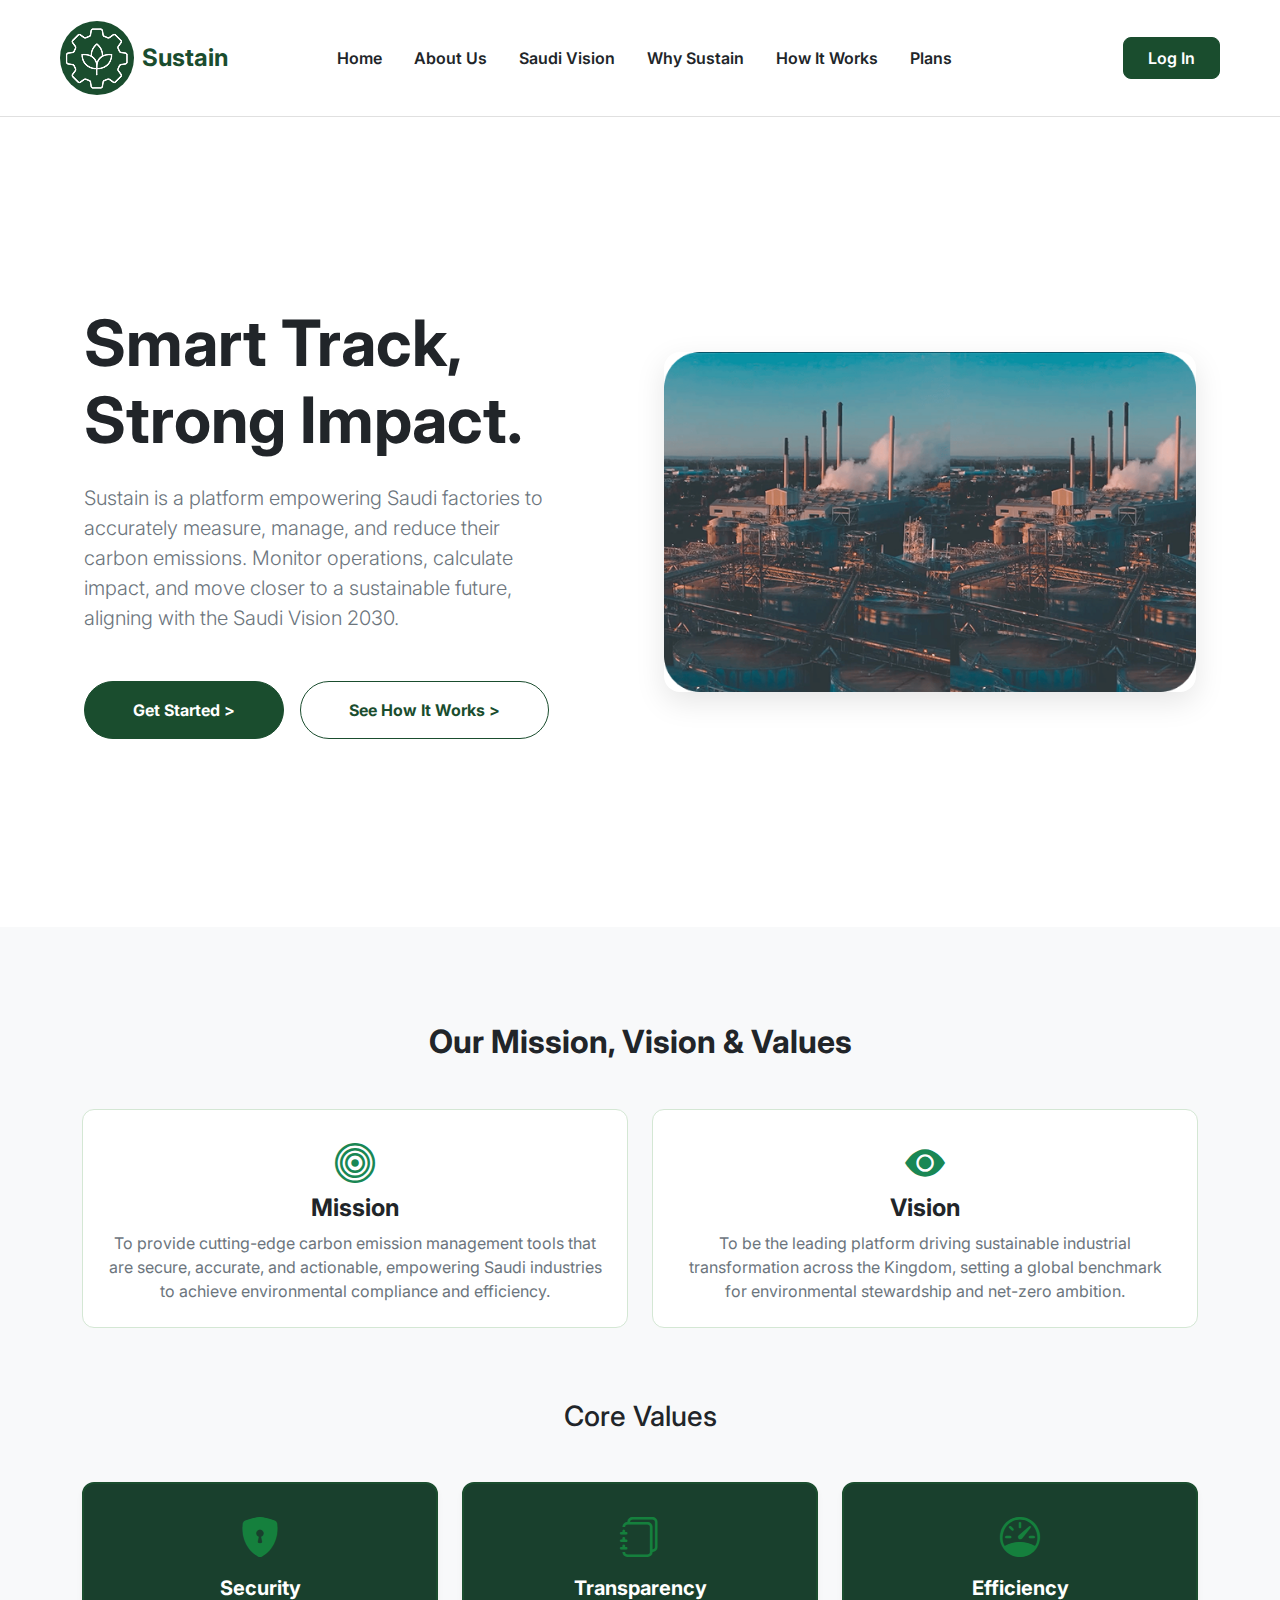
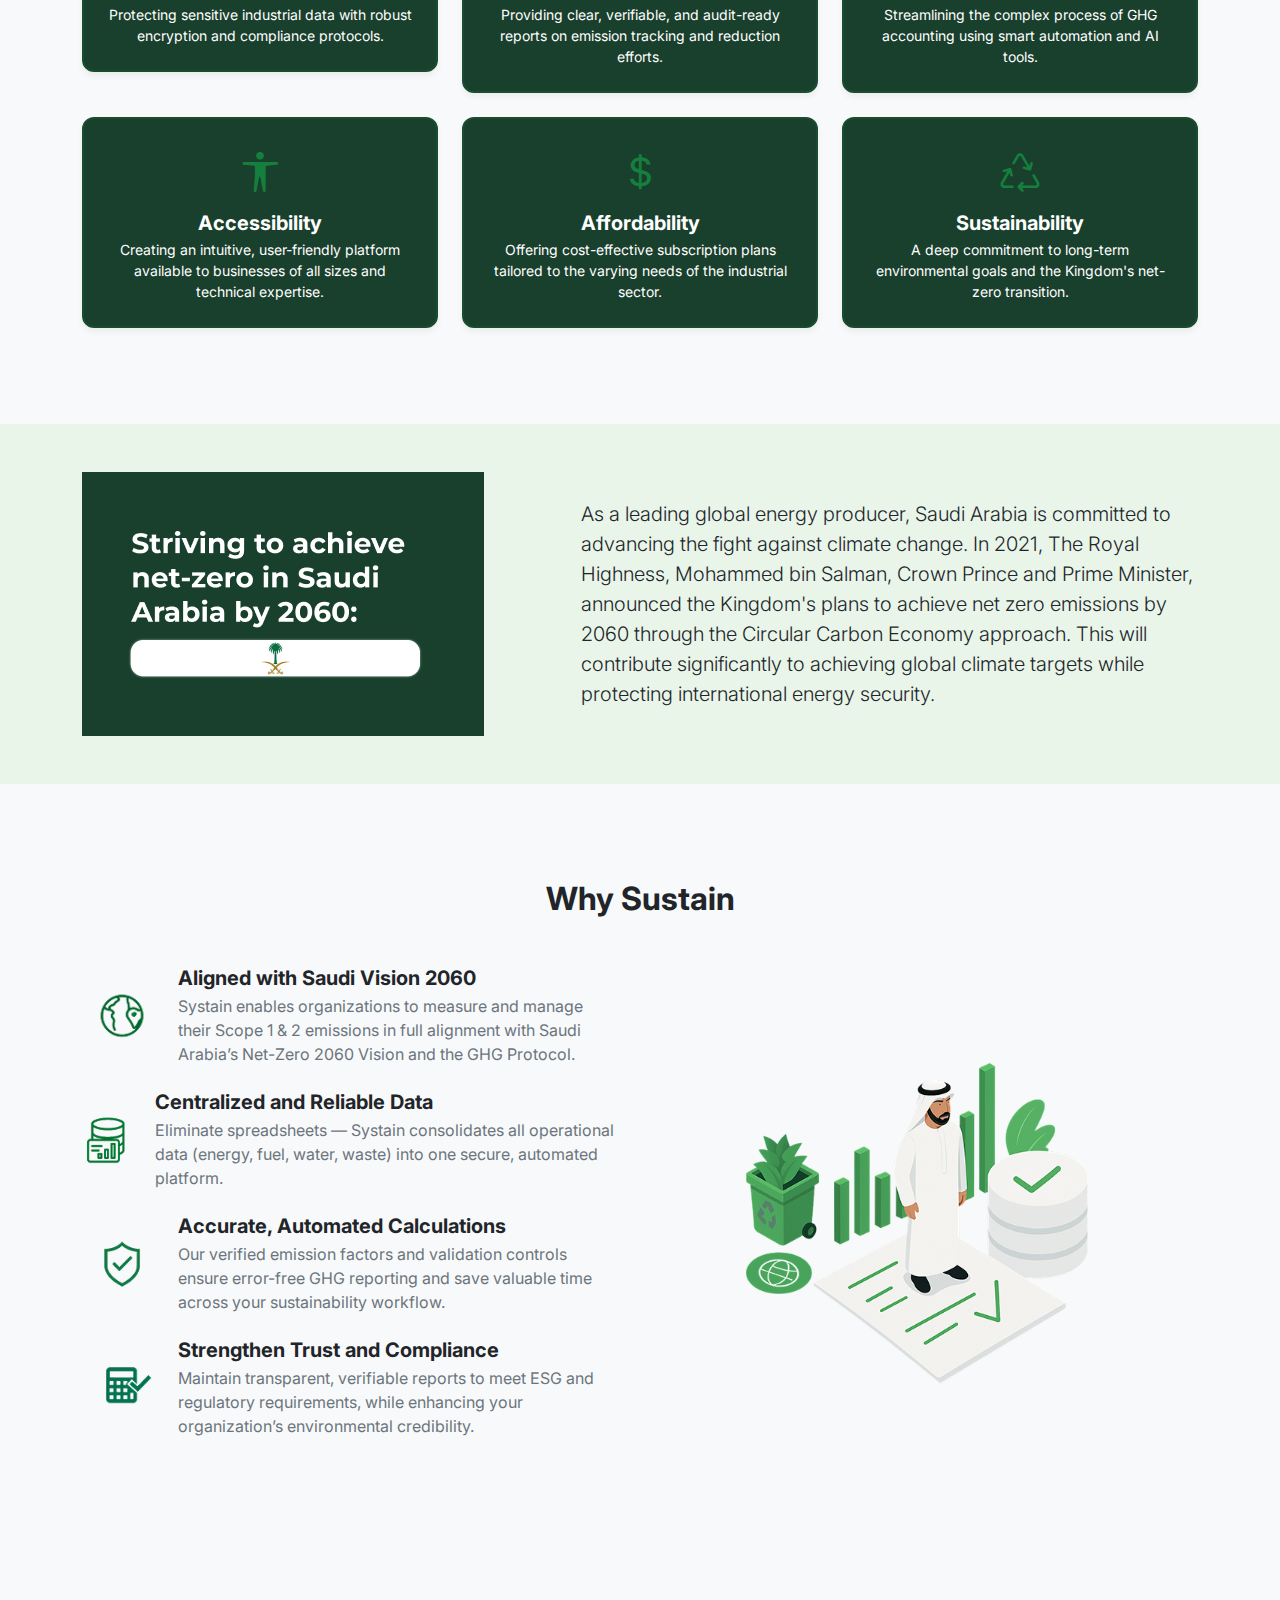
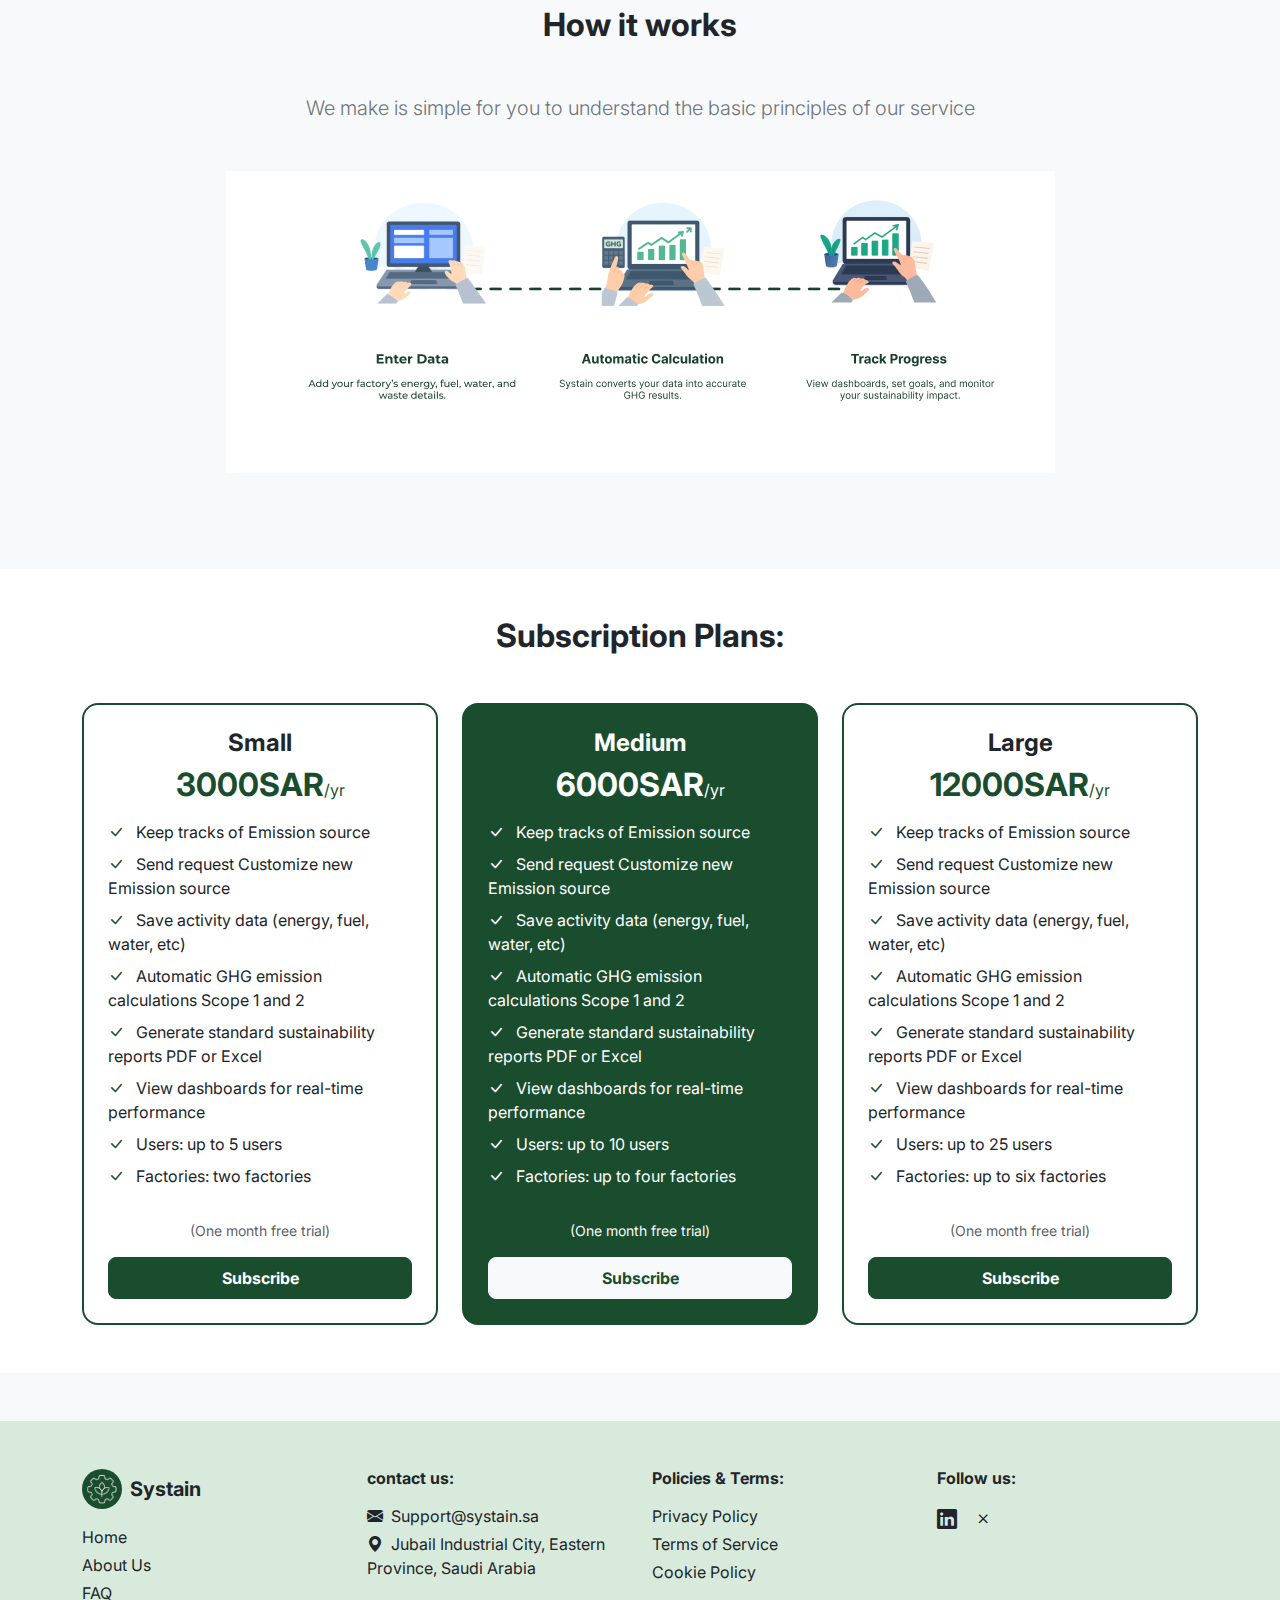
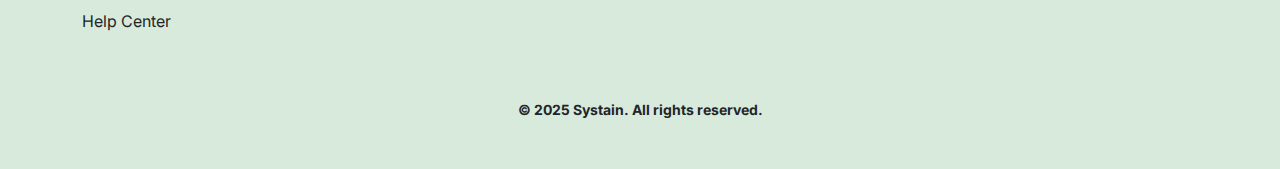
<file: INTERFACES/index.html>
<!DOCTYPE html>
<html lang="en">
<head>
    <meta charset="UTF-8">
    <meta name="viewport" content="width=device-width, initial-scale=1.0">
    <title>Sustain - Smart Track, Strong Impact</title>
    <!-- Bootstrap CSS -->
    <link href="https://cdn.jsdelivr.net/npm/bootstrap@5.3.0/dist/css/bootstrap.min.css" rel="stylesheet">
    <link href="https://fonts.googleapis.com/css2?family=Inter:wght@400;600;700;800&display=swap" rel="stylesheet">
    <!-- Bootstrap Icons for Checkmarks and other icons -->
    <link rel="stylesheet" href="https://cdn.jsdelivr.net/npm/bootstrap-icons@1.11.3/font/bootstrap-icons.min.css">
    <style>
        :root {
            --dark-green: #1a4d2e;
            --light-green: #e9f5e9; /* Used for subtle section background */
            --light-bg: #f8f9fa;
        }

        body {
            font-family: 'Inter', sans-serif;
            background-color: var(--light-bg);
        }

        /* Custom Dark Green Button Style */
        .btn-dark-green {
            background-color: var(--dark-green);
            color: white;
            border-color: var(--dark-green);
            transition: background-color 0.3s, transform 0.2s;
        }

        .btn-dark-green:hover {
            background-color: #2e7d32;
            border-color: #2e7d32;
            color: white;
            transform: translateY(-1px);
        }

        /* Custom Outline Button Style */
        .btn-outline-dark-green {
            color: var(--dark-green);
            border-color: var(--dark-green);
            background-color: transparent;
            transition: all 0.3s;
        }

        .btn-outline-dark-green:hover {
            background-color: var(--dark-green);
            color: white;
            border-color: var(--dark-green);
        }

        /* Navbar Customization */
        .navbar {
            border-bottom: 1px solid #e0e0e0;
        }

        .nav-link {
            color: #212529 !important; /* Ensure nav links are dark */
            font-weight: 600;
        }

        .nav-link:hover {
            color: var(--dark-green) !important;
        }

        /* Hero Section Styling */
        .hero-section {
            min-height: 90vh;
            background-color: #ffffff; /* White background for hero area */
        }

        .image-container img {
            object-fit: cover;
            width: 100%;
            height: auto;
            max-height: 500px;
            box-shadow: 0 10px 30px rgba(0, 0, 0, 0.1);
        }

        /* Mission/Vision/Value Cards */
        .value-card {
            background-color: #19402D;
            border: 2px solid var(--dark-green);
            border-radius: 0.75rem;
            padding: 1.5rem;
            box-shadow: 0 4px 6px rgba(0, 0, 0, 0.05);
            min-height: 100px;
            color: white;
        }

        .mission-card {
            background-color: white;
            border: 1px solid #d4e7d4;
            border-radius: 0.75rem;
            padding: 1.5rem;
        }

        /* Green Callout Section */
        .bg-dark-green-callout {
            background-color: var(--dark-green);
            color: white;
            border-radius: 0.75rem;
            padding: 3rem;
        }

        /* Pricing Card */
        .price-card {
            border: 2px solid var(--dark-green);
            border-radius: 1rem;
            transition: transform 0.3s;
        }

        .price-card:hover {
            transform: translateY(-5px);
            box-shadow: 0 10px 20px rgba(26, 77, 46, 0.2);
        }

        /* Responsive Adjustments */
        @media (max-width: 992px) {
            .hero-section .row {
                flex-direction: column-reverse; /* Put image above text on mobile/tablet */
            }

            .image-container {
                margin-bottom: 3rem;
            }

            .display-3 {
                font-size: 2.5rem;
            }
        }

        .logoC {

            background: #1a4d2e;
            border-radius: 100px !important;
            padding: 5px;
        }
        .iColor {
            color: #15803D !important;
        }
    </style>
</head>
<body>

<!-- Navigation Bar -->
<nav class="navbar navbar-expand-lg bg-white sticky-top py-3">
    <div class="container-fluid mx-lg-5 mx-3">
        <a class="navbar-brand d-flex align-items-center" href="#">
            <!-- Placeholder for logo.png (40x40, white background, green text 'S') -->
            <img src="logo.png" alt="Sustain Logo" class="me-2 logoC rounded-2">
            <span class="fw-bold fs-4 text-dark" style="color: var(--dark-green) !important;">Sustain</span>
        </a>
        <button class="navbar-toggler" type="button" data-bs-toggle="collapse" data-bs-target="#navbarNav"
                aria-controls="navbarNav" aria-expanded="false" aria-label="Toggle navigation">
            <span class="navbar-toggler-icon"></span>
        </button>
        <div class="collapse navbar-collapse justify-content-center" id="navbarNav">
            <ul class="navbar-nav mx-auto">
                <li class="nav-item">
                    <a class="nav-link mx-2 active" aria-current="page" href="#">Home</a>
                </li>
                <li class="nav-item">
                    <a class="nav-link mx-2" href="#">About Us</a>
                </li>
                <li class="nav-item">
                    <a class="nav-link mx-2" href="#">Saudi Vision</a>
                </li>
                <li class="nav-item">
                    <a class="nav-link mx-2" href="#">Why Sustain</a>
                </li>
                <li class="nav-item">
                    <a class="nav-link mx-2" href="#">How It Works</a>
                </li>
                <li class="nav-item">
                    <a class="nav-link mx-2" href="#">Plans</a>
                </li>
            </ul>
            <button class="btn btn-dark-green px-4 py-2 rounded-3 fw-semibold ms-lg-auto">Log In</button>
        </div>
    </div>
</nav>

<!-- Hero Section -->
<div class="container-fluid hero-section d-flex align-items-center py-5">
    <div class="row w-100 mx-lg-5 mx-3 g-5">
        <!-- Text Content Column -->
        <div class="col-lg-6 d-flex flex-column justify-content-center">
            <h1 class="display-3 fw-bolder mb-4 text-dark">Smart Track, Strong Impact.</h1>
            <p class="lead mb-5 text-secondary pe-lg-5">
                Sustain is a platform empowering Saudi factories to accurately measure, manage, and reduce their carbon
                emissions. Monitor operations, calculate impact, and move closer to a sustainable future, aligning with
                the Saudi Vision 2030.
            </p>
            <div class="d-flex flex-column flex-sm-row gap-3">
                <button class="btn btn-dark-green px-5 py-3 rounded-pill fw-bold">Get Started ></button>
                <button class="btn btn-outline-dark-green px-5 py-3 rounded-pill fw-bold">See How It Works ></button>
            </div>
        </div>
        <!-- Image Column -->
        <div class="col-lg-6 d-flex justify-content-center align-items-center">
            <div class="image-container w-100">
                <!-- Placeholder for herp.png (600x400, dark green background, white text) -->
                <img src="hero.png" alt="Industrial Complex" class="img-fluid rounded-4">
            </div>
        </div>
    </div>
</div>

<!-- MISSION, VISION, & VALUES SECTION -->
<section class="container-fluid py-5 my-5">
    <div class="container">
        <h2 class="text-center fw-bold mb-5">Our Mission, Vision & Values</h2>

        <!-- Mission & Vision Cards -->
        <div class="row g-4 mb-5">
            <div class="col-md-6">
                <div class="mission-card p-4 text-center">
                    <i class="bi bi-bullseye fs-1 text-success mb-3"></i>
                    <h4 class="fw-bold text-dark mb-2">Mission</h4>
                    <p class="text-secondary mb-0">To provide cutting-edge carbon emission management tools that are
                        secure, accurate, and actionable, empowering Saudi industries to achieve environmental
                        compliance and efficiency.</p>
                </div>
            </div>
            <div class="col-md-6">
                <div class="mission-card p-4 text-center">
                    <i class="bi bi-eye-fill fs-1 text-success mb-3"></i>
                    <h4 class="fw-bold text-dark mb-2">Vision</h4>
                    <p class="text-secondary mb-0">To be the leading platform driving sustainable industrial
                        transformation across the Kingdom, setting a global benchmark for environmental stewardship and
                        net-zero ambition.</p>
                </div>
            </div>
        </div>

        <!-- Core Values Grid -->
        <div class="row g-4">
            <div class="col-md-12">
                <h3 class="text-center mt-4 mb-4">Core Values</h3>
            </div>
            <!-- Core Value: Security -->
            <div class="col-lg-4 col-sm-6 text-center">
                <div class="value-card d-flex flex-column justify-content-center">
                    <i class="bi bi-shield-lock-fill iColor text-white fs-1 mb-2"></i>
                    <h5 class="fw-bold text-center mb-1 text-white">Security</h5>
                    <small class="text-white">Protecting sensitive industrial data with robust encryption and compliance
                        protocols.</small>
                </div>
            </div>

            <!-- Core Value: Transparency -->
            <div class="col-lg-4 col-sm-6 text-center">
                <div class="value-card d-flex flex-column justify-content-center">
                    <i class="bi bi-journals text-white iColor fs-1 mb-2"></i>
                    <h5 class="fw-bold text-center mb-1 text-white">Transparency</h5>
                    <small class="text-white">Providing clear, verifiable, and audit-ready reports on emission tracking
                        and reduction efforts.</small>
                </div>
            </div>

            <!-- Core Value: Efficiency -->
            <div class="col-lg-4 col-sm-6 text-center">
                <div class="value-card d-flex flex-column justify-content-center">
                    <i class="bi bi-speedometer text-white iColor fs-1 mb-2"></i>
                    <h5 class="fw-bold text-center mb-1 text-white">Efficiency</h5>
                    <small class="text-white">Streamlining the complex process of GHG accounting using smart automation
                        and AI tools.</small>
                </div>
            </div>

            <!-- Core Value: Accessibility -->
            <div class="col-lg-4 col-sm-6 text-center">
                <div class="value-card d-flex flex-column justify-content-center">
                    <i class="bi bi-universal-access iColor text-white fs-1 mb-2"></i>
                    <h5 class="fw-bold text-center mb-1 text-white">Accessibility</h5>
                    <small class="text-white">Creating an intuitive, user-friendly platform available to businesses of
                        all sizes and technical expertise.</small>
                </div>
            </div>

            <!-- Core Value: Affordability -->
            <div class="col-lg-4 col-sm-6 text-center">
                <div class="value-card d-flex flex-column justify-content-center">
                    <i class="bi bi-currency-dollar iColor text-white fs-1 mb-2"></i>
                    <h5 class="fw-bold text-center mb-1 text-white">Affordability</h5>
                    <small class="text-white">Offering cost-effective subscription plans tailored to the varying needs
                        of the industrial sector.</small>
                </div>
            </div>

            <!-- Core Value: Sustainability -->
            <div class="col-lg-4 col-sm-6 text-center">
                <div class="value-card d-flex flex-column justify-content-center">
                    <i class="bi bi-recycle text-white iColor fs-1 mb-2"></i>
                    <h5 class="fw-bold text-center mb-1 text-white">Sustainability</h5>
                    <small class="text-white">A deep commitment to long-term environmental goals and the Kingdom's
                        net-zero transition.</small>
                </div>
            </div>

        </div>
    </div>
</section>

<!-- SAUDI NET-ZERO CALLOUT -->
<section class="container-fluid py-5" style="background-color: var(--light-green);">
    <div class="container">
        <div class="row g-4 align-items-center">
            <div class="col-lg-5">
               <img src="about.png">
            </div>
            <div class="col-lg-7">
                <p class="lead text-dark mb-0 ps-lg-4">
                    As a leading global energy producer,
                    Saudi Arabia is committed to advancing the fight against climate change. In 2021, The Royal Highness, Mohammed bin Salman, Crown Prince and Prime Minister, announced the Kingdom's plans to achieve net  zero emissions by 2060 through the Circular Carbon Economy approach.

                    This will contribute significantly to achieving global climate targets while  protecting international energy security.
                </p>
            </div>
        </div>
    </div>
</section>

<!-- WHY SUSTAIN SECTION -->
<section class="container-fluid py-5 my-5">
    <div class="container">
        <h2 class="text-center fw-bold mb-5">Why Sustain</h2>
        <div class="row g-5 align-items-center">
            <div class="col-lg-6">
                <ul class="list-unstyled">
                    <li class="d-flex align-items-center mb-4">
                        <img src="i1 (1).png" height="80" class="me-3 rounded">
                        <div>
                            <h5 class="fw-bold mb-1">Aligned with Saudi Vision 2060</h5>
                            <p class="text-secondary mb-0">
                                Systain enables organizations to measure and manage their Scope 1 & 2 emissions in full alignment with Saudi Arabia’s Net-Zero 2060 Vision and the GHG Protocol.
                            </p>
                        </div>
                    </li>

                    <li class="d-flex align-items-center mb-4">
                        <img src="i1 (2).png" height="80" class="me-3 rounded">
                        <div>
                            <h5 class="fw-bold mb-1">Centralized and Reliable Data</h5>
                            <p class="text-secondary mb-0">
                                Eliminate spreadsheets — Systain consolidates all operational data (energy, fuel, water, waste) into one secure, automated platform.
                            </p>
                        </div>
                    </li>

                    <li class="d-flex align-items-center mb-4">
                        <img src="i1 (3).png" height="80" class="me-3 rounded">
                        <div>
                            <h5 class="fw-bold mb-1">Accurate, Automated Calculations</h5>
                            <p class="text-secondary mb-0">
                                Our verified emission factors and validation controls ensure error-free GHG reporting and save valuable time across your sustainability workflow.
                            </p>
                        </div>
                    </li>

                    <li class="d-flex align-items-center mb-4">
                        <img src="i1 (4).png" height="80" class="me-3 rounded">
                        <div>
                            <h5 class="fw-bold mb-1">Strengthen Trust and Compliance</h5>
                            <p class="text-secondary mb-0">
                                Maintain transparent, verifiable reports to meet ESG and regulatory requirements, while enhancing your organization’s environmental credibility.
                            </p>
                        </div>
                    </li>

                </ul>

            </div>
            <div class="col-lg-6 d-flex justify-content-center">
                <!-- Placeholder for Why Sustain Illustration (A figure looking at data/charts) -->
                <img src="bg1.png"
                     alt="Data analysis illustration" class="img-fluid rounded-4">
            </div>
        </div>
    </div>
</section>

<!-- HOW IT WORKS SECTION -->
<section class="container-fluid py-5 my-5" style="background-color: var(--light-bg);">
    <div class="container">
        <h2 class="text-center fw-bold mb-5">How it works</h2>
        <p class="text-center text-secondary mb-5 lead">We make is simple for you to understand the basic principles of our service</p>

        <div class="row g-4 text-center">
          <div class="col-md-12">
              <img src="how.png">
          </div>
        </div>
    </div>
</section>

<!-- SUBSCRIPTION PLANS SECTION -->
<!-- SUBSCRIPTION PLANS SECTION -->
<section class="container-fluid py-5 my-5 bg-white">
    <div class="container">
        <h2 class="text-center fw-bold mb-5">Subscription Plans:</h2>

        <div class="row g-4 justify-content-center">

            <!-- Small Plan -->
            <div class="col-lg-4 col-md-6">
                <div class="card price-card p-4 h-100 text-center">
                    <h4 class="fw-bold text-dark mb-2">Small</h4>
                    <h2 class="fw-bolder mb-3" style="color: var(--dark-green);">3000SAR<span class="fs-6 fw-normal">/yr</span></h2>
                    <ul class="list-unstyled text-start mb-4">
                        <li class="mb-2"><i class="bi bi-check-lg me-2" style="color: var(--dark-green);"></i> Keep tracks of Emission source</li>
                        <li class="mb-2"><i class="bi bi-check-lg me-2" style="color: var(--dark-green);"></i> Send request Customize new Emission source</li>
                        <li class="mb-2"><i class="bi bi-check-lg me-2" style="color: var(--dark-green);"></i> Save activity data (energy, fuel, water, etc)</li>
                        <li class="mb-2"><i class="bi bi-check-lg me-2" style="color: var(--dark-green);"></i> Automatic GHG emission calculations Scope 1 and 2</li>
                        <li class="mb-2"><i class="bi bi-check-lg me-2" style="color: var(--dark-green);"></i> Generate standard sustainability reports PDF or Excel</li>
                        <li class="mb-2"><i class="bi bi-check-lg me-2" style="color: var(--dark-green);"></i> View dashboards for real-time performance</li>
                        <li class="mb-2"><i class="bi bi-check-lg me-2" style="color: var(--dark-green);"></i> Users: up to 5 users</li>
                        <li class="mb-2"><i class="bi bi-check-lg me-2" style="color: var(--dark-green);"></i> Factories: two factories</li>
                    </ul>
                    <p class="text-muted small">(One month free trial)</p>
                    <button class="btn btn-dark-green w-100 py-2 fw-bold rounded-3">Subscribe</button>
                </div>
            </div>

            <!-- Medium Plan -->
            <div class="col-lg-4 col-md-6">
                <div class="card price-card p-4 h-100 text-center" style="background-color: var(--dark-green); color: white;">
                    <h4 class="fw-bold mb-2">Medium</h4>
                    <h2 class="fw-bolder mb-3">6000SAR<span class="fs-6 fw-normal">/yr</span></h2>
                    <ul class="list-unstyled text-start mb-4">
                        <li class="mb-2"><i class="bi bi-check-lg me-2"></i> Keep tracks of Emission source</li>
                        <li class="mb-2"><i class="bi bi-check-lg me-2"></i> Send request Customize new Emission source</li>
                        <li class="mb-2"><i class="bi bi-check-lg me-2"></i> Save activity data (energy, fuel, water, etc)</li>
                        <li class="mb-2"><i class="bi bi-check-lg me-2"></i> Automatic GHG emission calculations Scope 1 and 2</li>
                        <li class="mb-2"><i class="bi bi-check-lg me-2"></i> Generate standard sustainability reports PDF or Excel</li>
                        <li class="mb-2"><i class="bi bi-check-lg me-2"></i> View dashboards for real-time performance</li>
                        <li class="mb-2"><i class="bi bi-check-lg me-2"></i> Users: up to 10 users</li>
                        <li class="mb-2"><i class="bi bi-check-lg me-2"></i> Factories: up to four factories</li>
                    </ul>
                    <p class="text-light small">(One month free trial)</p>
                    <button class="btn btn-light w-100 py-2 fw-bold rounded-3" style="color: var(--dark-green);">Subscribe</button>
                </div>
            </div>

            <!-- Large Plan -->
            <div class="col-lg-4 col-md-6">
                <div class="card price-card p-4 h-100 text-center">
                    <h4 class="fw-bold text-dark mb-2">Large</h4>
                    <h2 class="fw-bolder mb-3" style="color: var(--dark-green);">12000SAR<span class="fs-6 fw-normal">/yr</span></h2>
                    <ul class="list-unstyled text-start mb-4">
                        <li class="mb-2"><i class="bi bi-check-lg me-2" style="color: var(--dark-green);"></i> Keep tracks of Emission source</li>
                        <li class="mb-2"><i class="bi bi-check-lg me-2" style="color: var(--dark-green);"></i> Send request Customize new Emission source</li>
                        <li class="mb-2"><i class="bi bi-check-lg me-2" style="color: var(--dark-green);"></i> Save activity data (energy, fuel, water, etc)</li>
                        <li class="mb-2"><i class="bi bi-check-lg me-2" style="color: var(--dark-green);"></i> Automatic GHG emission calculations Scope 1 and 2</li>
                        <li class="mb-2"><i class="bi bi-check-lg me-2" style="color: var(--dark-green);"></i> Generate standard sustainability reports PDF or Excel</li>
                        <li class="mb-2"><i class="bi bi-check-lg me-2" style="color: var(--dark-green);"></i> View dashboards for real-time performance</li>
                        <li class="mb-2"><i class="bi bi-check-lg me-2" style="color: var(--dark-green);"></i> Users: up to 25 users</li>
                        <li class="mb-2"><i class="bi bi-check-lg me-2" style="color: var(--dark-green);"></i> Factories: up to six factories</li>
                    </ul>
                    <p class="text-muted small">(One month free trial)</p>
                    <button class="btn btn-dark-green w-100 py-2 fw-bold rounded-3">Subscribe</button>
                </div>
            </div>

        </div>
    </div>
</section>


<!-- FOOTER SECTION -->
<footer class="container-fluid py-5" style="background-color: #d8eadb;">
    <div class="container">
        <div class="row text-center text-md-start">
            <!-- Logo & Navigation -->
            <div class="col-md-3 mb-4">
                <div class="d-flex align-items-center mb-3">
                    <img src="logo.png" alt="Systain Logo" class="me-2 logoC" style="width: 40px; height: 40px;">
                    <h5 class="fw-bold mb-0">Systain</h5>
                </div>
                <ul class="list-unstyled">
                    <li><a href="#" class="text-dark text-decoration-none d-block mb-1">Home</a></li>
                    <li><a href="#" class="text-dark text-decoration-none d-block mb-1">About Us</a></li>
                    <li><a href="#" class="text-dark text-decoration-none d-block mb-1">FAQ</a></li>
                    <li><a href="#" class="text-dark text-decoration-none d-block">Help Center</a></li>
                </ul>
            </div>

            <!-- Contact Section -->
            <div class="col-md-3 mb-4">
                <h6 class="fw-bold mb-3">contact us:</h6>
                <p class="mb-1">
                    <i class="bi bi-envelope-fill me-2"></i>Support@systain.sa
                </p>
                <p class="mb-0">
                    <i class="bi bi-geo-alt-fill me-2"></i>Jubail Industrial City, Eastern Province, Saudi Arabia
                </p>
            </div>

            <!-- Policies & Terms -->
            <div class="col-md-3 mb-4">
                <h6 class="fw-bold mb-3">Policies & Terms:</h6>
                <ul class="list-unstyled">
                    <li><a href="#" class="text-dark text-decoration-none d-block mb-1">Privacy Policy</a></li>
                    <li><a href="#" class="text-dark text-decoration-none d-block mb-1">Terms of Service</a></li>
                    <li><a href="#" class="text-dark text-decoration-none d-block">Cookie Policy</a></li>
                </ul>
            </div>

            <!-- Social Links -->
            <div class="col-md-3 mb-4">
                <h6 class="fw-bold mb-3">Follow us:</h6>
                <div class="d-flex justify-content-center justify-content-md-start gap-3">
                    <a href="#" class="text-dark fs-5"><i class="bi bi-linkedin"></i></a>
                    <a href="#" class="text-dark fs-5"><i class="bi bi-x"></i></a>
                </div>
            </div>
        </div>

        <!-- Copyright -->
        <div class="text-center mt-4">
            <small class="fw-bold">&copy; 2025 Systain. All rights reserved.</small>
        </div>
    </div>
</footer>

<!-- Bootstrap JS Bundle -->
<script src="https://cdn.jsdelivr.net/npm/bootstrap@5.3.0/dist/js/bootstrap.bundle.min.js"></script>
</body>
</html>
</file>
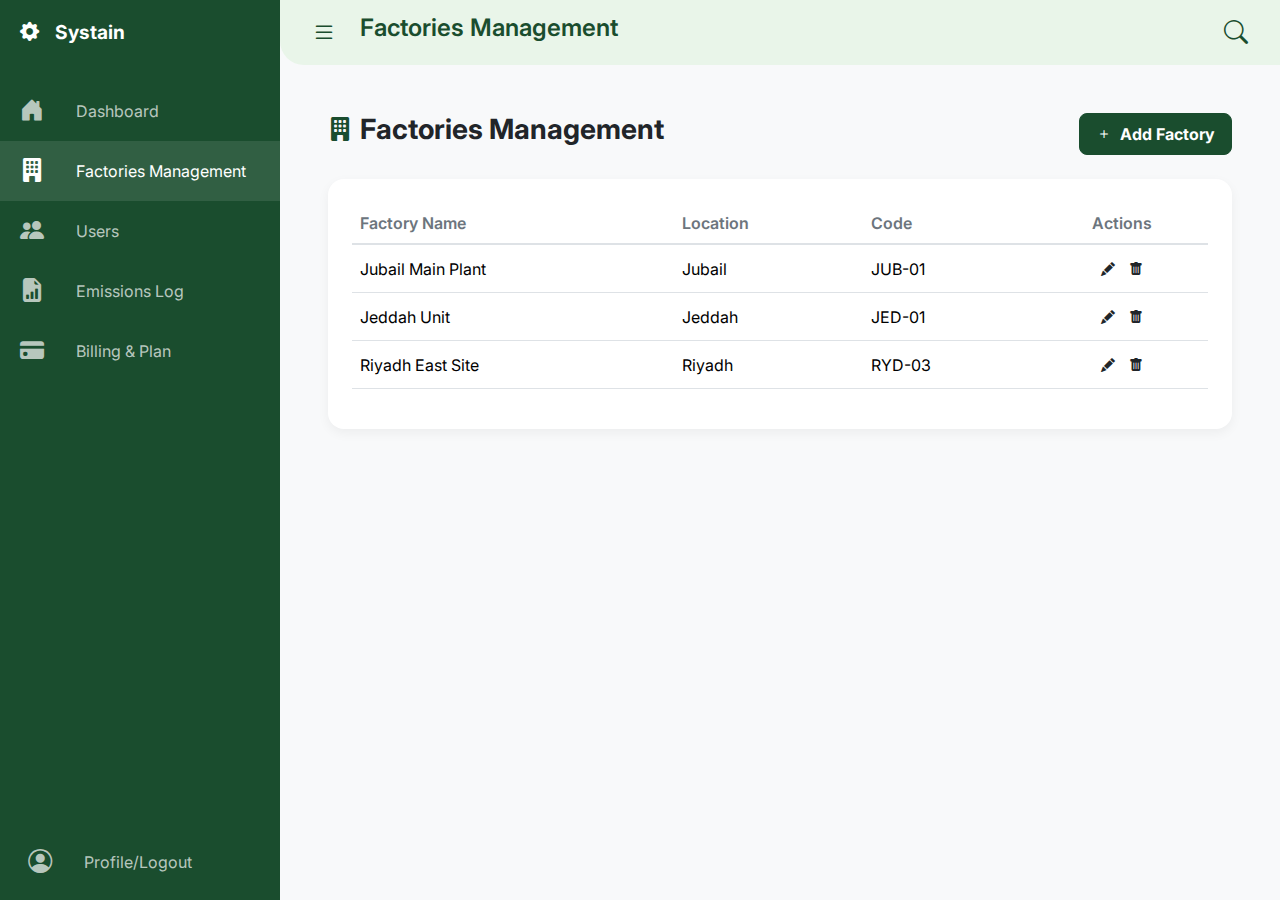
<file: INTERFACES/admin.html>
<!DOCTYPE html>
<html lang="en">
<head>
    <meta charset="UTF-8">
    <meta name="viewport" content="width=device-width, initial-scale=1.0">
    <title>Systain Admin Dashboard</title>
    <!-- Tailwind CSS (We'll use custom CSS for the dashboard specific styles to match the images, but keep the responsive utility concept) -->
    <link href="https://cdn.jsdelivr.net/npm/bootstrap@5.3.0/dist/css/bootstrap.min.css" rel="stylesheet">
    <link href="https://fonts.googleapis.com/css2?family=Inter:wght@400;600;700;800&display=swap" rel="stylesheet">
    <!-- Bootstrap Icons -->
    <link rel="stylesheet" href="https://cdn.jsdelivr.net/npm/bootstrap-icons@1.11.3/font/bootstrap-icons.min.css">

    <style>
        :root {
            --dark-green: #1a4d2e;
            --sidebar-width-open: 280px;
            --sidebar-width-closed: 70px;
            --light-green: #e9f5e9;
            --accent-green: #38a169; /* Slightly brighter green for accents */
            --header-bg: #fff;
        }

        body {
            font-family: 'Inter', sans-serif;
            background-color: #f8f9fa; /* Light background for the main content area */
            overflow-x: hidden;
        }

        /* --- Sidebar Styles --- */
        #sidebar-wrapper {
            background-color: var(--dark-green);
            color: #ffffff;
            min-height: 100vh;
            width: var(--sidebar-width-open);
            transition: margin-left 0.3s ease, width 0.3s ease;
            position: fixed;
            top: 0;
            left: 0;
            z-index: 1000;
        }

        #wrapper.toggled #sidebar-wrapper {
            width: var(--sidebar-width-closed);
            /* Hide content when toggled */
        }

        /* Sidebar Logo/Header */
        .sidebar-heading {
            padding: 1rem 1.25rem;
            font-size: 1.2rem;
            font-weight: 700;
            color: white;
            height: 65px; /* Match header height */
            white-space: nowrap;
            overflow: hidden;
        }

        #wrapper.toggled .sidebar-heading .text-hidden {
            opacity: 0;
            transition: opacity 0.1s;
        }

        .sidebar-nav-item {
            display: flex;
            align-items: center;
            padding: 0.75rem 1.25rem;
            color: rgba(255, 255, 255, 0.7);
            text-decoration: none;
            transition: background-color 0.2s, color 0.2s;
            white-space: nowrap;
            overflow: hidden;
        }

        .sidebar-nav-item:hover, .sidebar-nav-item.active {
            color: #ffffff;
            background-color: rgba(255, 255, 255, 0.1);
        }

        .sidebar-nav-item i {
            font-size: 1.5rem;
            min-width: 40px; /* Ensures consistent icon spacing */
        }

        #wrapper.toggled .sidebar-nav-item span {
            display: none; /* Hide link text when collapsed */
        }

        #wrapper.toggled .sidebar-nav-item {
            justify-content: center;
            padding: 0.75rem 0.5rem;
        }


        /* --- Page Content Styles --- */
        #page-content-wrapper {
            margin-left: var(--sidebar-width-open);
            width: 100%;
            transition: margin-left 0.3s ease;
            padding: 0; /* Remove default padding */
        }

        #wrapper.toggled #page-content-wrapper {
            margin-left: var(--sidebar-width-closed);
        }

        /* --- Header/Top Bar Styles (Matching the light green background) --- */
        .main-header {
            background-color: var(--light-green);
            border-bottom-left-radius: 1.5rem;
            height: 65px; /* Fixed height for header */
        }

        .header-title {
            font-size: 1.5rem;
            font-weight: 600;
            color: var(--dark-green);
        }

        /* Toggler button style */
        .sidebar-toggler {
            font-size: 1.5rem;
            color: var(--dark-green);
            padding: 0.5rem;
            background: none;
            border: none;
            cursor: pointer;
            transition: transform 0.2s;
        }

        .sidebar-toggler:hover {
            transform: scale(1.1);
        }

        /* --- Main Content Card Styles --- */
        .content-card {
            background-color: #ffffff;
            border-radius: 1rem;
            box-shadow: 0 4px 12px rgba(0, 0, 0, 0.05);
        }

        /* Custom Dark Green Button Style */
        .btn-dark-green {
            background-color: var(--dark-green);
            color: white;
            border-color: var(--dark-green);
            transition: background-color 0.3s, transform 0.2s;
        }

        .btn-dark-green:hover {
            background-color: #2e7d32;
            border-color: #2e7d32;
            color: white;
            transform: translateY(-1px);
        }

        /* Table styles */
        .table th {
            color: #6c757d;
            font-weight: 600;
            border-bottom-width: 2px;
        }

        /* --- Responsive Adjustments --- */
        @media (max-width: 768px) {
            #sidebar-wrapper {
                margin-left: calc(0px - var(--sidebar-width-open));
            }
            #wrapper.toggled #sidebar-wrapper {
                margin-left: 0;
                width: var(--sidebar-width-open);
            }
            #page-content-wrapper {
                margin-left: 0;
            }
            #wrapper.toggled #page-content-wrapper {
                margin-left: 0;
            }
        }
    </style>
</head>
<body>

<div class="d-flex" id="wrapper">

    <!-- Sidebar (Left Navigation) -->
    <div id="sidebar-wrapper">
        <div class="sidebar-heading d-flex align-items-center">
            <i class="bi bi-gear-fill me-3 text-white"></i>
            <span class="text-hidden">Systain</span>
        </div>
        <div class="list-group list-group-flush pt-3">
            <!-- Home/Dashboard -->
            <a href="#" class="sidebar-nav-item">
                <i class="bi bi-house-door-fill"></i>
                <span class="ms-3 text-hidden">Dashboard</span>
            </a>
            <!-- Factories Management (Active) -->
            <a href="#" class="sidebar-nav-item active">
                <i class="bi bi-building-fill"></i>
                <span class="ms-3 text-hidden">Factories Management</span>
            </a>
            <!-- Users -->
            <a href="#" class="sidebar-nav-item">
                <i class="bi bi-people-fill"></i>
                <span class="ms-3 text-hidden">Users</span>
            </a>
            <!-- Emissions Log -->
            <a href="#" class="sidebar-nav-item">
                <i class="bi bi-file-earmark-bar-graph-fill"></i>
                <span class="ms-3 text-hidden">Emissions Log</span>
            </a>
            <!-- Billing/Subscription -->
            <a href="#" class="sidebar-nav-item">
                <i class="bi bi-credit-card-fill"></i>
                <span class="ms-3 text-hidden">Billing & Plan</span>
            </a>
        </div>

        <!-- Bottom Link (Profile/Logout) -->
        <div class="position-absolute bottom-0 w-100 p-2">
            <a href="#" class="sidebar-nav-item">
                <i class="bi bi-person-circle"></i>
                <span class="ms-3 text-hidden">Profile/Logout</span>
            </a>
        </div>
    </div>
    <!-- /#sidebar-wrapper -->

    <!-- Page Content Wrapper -->
    <div id="page-content-wrapper" class="flex-grow-1">

        <!-- Top Header/Navbar -->
        <nav class="main-header navbar navbar-expand-lg px-4 border-0 d-flex justify-content-between align-items-center">
            <!-- Sidebar Toggle Button -->
            <button class="sidebar-toggler" id="sidebarToggle" aria-label="Toggle Sidebar">
                <i class="bi bi-list"></i>
            </button>

            <h1 class="header-title d-none d-sm-block me-auto ps-3">Factories Management</h1>

            <!-- Search Icon -->
            <button class="sidebar-toggler" aria-label="Search">
                <i class="bi bi-search"></i>
            </button>
        </nav>

        <!-- Main Content Area -->
        <div class="container-fluid p-4 p-md-5">

            <div class="d-flex justify-content-between align-items-center mb-4">
                <h2 class="h3 fw-bold text-dark d-flex align-items-center">
                    <i class="bi bi-building-fill me-2" style="font-size: 1.5rem; color: var(--dark-green);"></i>
                    Factories Management
                </h2>
                <!-- Add Factory Button -->
                <button class="btn btn-dark-green fw-bold py-2 px-3 rounded-3">
                    <i class="bi bi-plus me-1"></i> Add Factory
                </button>
            </div>

            <!-- Factory List Card -->
            <div class="content-card p-4">
                <div class="table-responsive">
                    <table class="table align-middle">
                        <thead>
                        <tr>
                            <th scope="col">Factory Name</th>
                            <th scope="col">Location</th>
                            <th scope="col">Code</th>
                            <th scope="col" class="text-center">Actions</th>
                        </tr>
                        </thead>
                        <tbody>
                        <!-- Row 1 - Example from image -->
                        <tr>
                            <td>Jubail Main Plant</td>
                            <td>Jubail</td>
                            <td>JUB-01</td>
                            <td class="text-center">
                                <button class="btn btn-sm text-dark p-1" title="Edit"><i class="bi bi-pencil-fill"></i></button>
                                <button class="btn btn-sm text-dark p-1" title="Delete"><i class="bi bi-trash-fill"></i></button>
                            </td>
                        </tr>
                        <!-- Row 2 - Example from image -->
                        <tr>
                            <td>Jeddah Unit</td>
                            <td>Jeddah</td>
                            <td>JED-01</td>
                            <td class="text-center">
                                <button class="btn btn-sm text-dark p-1" title="Edit"><i class="bi bi-pencil-fill"></i></button>
                                <button class="btn btn-sm text-dark p-1" title="Delete"><i class="bi bi-trash-fill"></i></button>
                            </td>
                        </tr>
                        <!-- Row 3 - Placeholder -->
                        <tr>
                            <td>Riyadh East Site</td>
                            <td>Riyadh</td>
                            <td>RYD-03</td>
                            <td class="text-center">
                                <button class="btn btn-sm text-dark p-1" title="Edit"><i class="bi bi-pencil-fill"></i></button>
                                <button class="btn btn-sm text-dark p-1" title="Delete"><i class="bi bi-trash-fill"></i></button>
                            </td>
                        </tr>
                        </tbody>
                    </table>
                </div>
            </div>

        </div>
        <!-- /Main Content Area -->

    </div>
    <!-- /#page-content-wrapper -->

</div>
<!-- /#wrapper -->

<!-- Bootstrap JS Bundle -->
<script src="https://cdn.jsdelivr.net/npm/bootstrap@5.3.0/dist/js/bootstrap.bundle.min.js"></script>

<script>
    // JavaScript to handle the sidebar toggle functionality
    document.addEventListener("DOMContentLoaded", function() {
        var sidebarToggle = document.getElementById("sidebarToggle");
        var wrapper = document.getElementById("wrapper");

        // Initial check for screen size to start with a collapsed or open sidebar
        function setInitialSidebarState() {
            if (window.innerWidth < 768) {
                // On mobile, sidebar is closed by default and slides over content
                wrapper.classList.remove("toggled");
            } else {
                // On desktop, sidebar is open by default
                wrapper.classList.remove("toggled");
            }
        }

        setInitialSidebarState();
        window.addEventListener('resize', setInitialSidebarState);


        // Toggle function on button click
        sidebarToggle.addEventListener("click", function(e) {
            e.preventDefault();
            wrapper.classList.toggle("toggled");
        });

        // Add a click listener to the entire document to close the sidebar on mobile if clicked outside
        // This is primarily for small screens where the sidebar overlaps the content
        document.body.addEventListener("click", function(e) {
            if (window.innerWidth < 768 && wrapper.classList.contains("toggled")) {
                // Check if the click is outside the sidebar and not on the toggle button itself
                if (!document.getElementById("sidebar-wrapper").contains(e.target) && e.target !== sidebarToggle && !sidebarToggle.contains(e.target)) {
                    // Prevent closing on the first click outside
                    // For simplicity in this single file, we just toggle it closed
                    wrapper.classList.remove("toggled");
                }
            }
        });
    });
</script>

</body>
</html>
</file>
